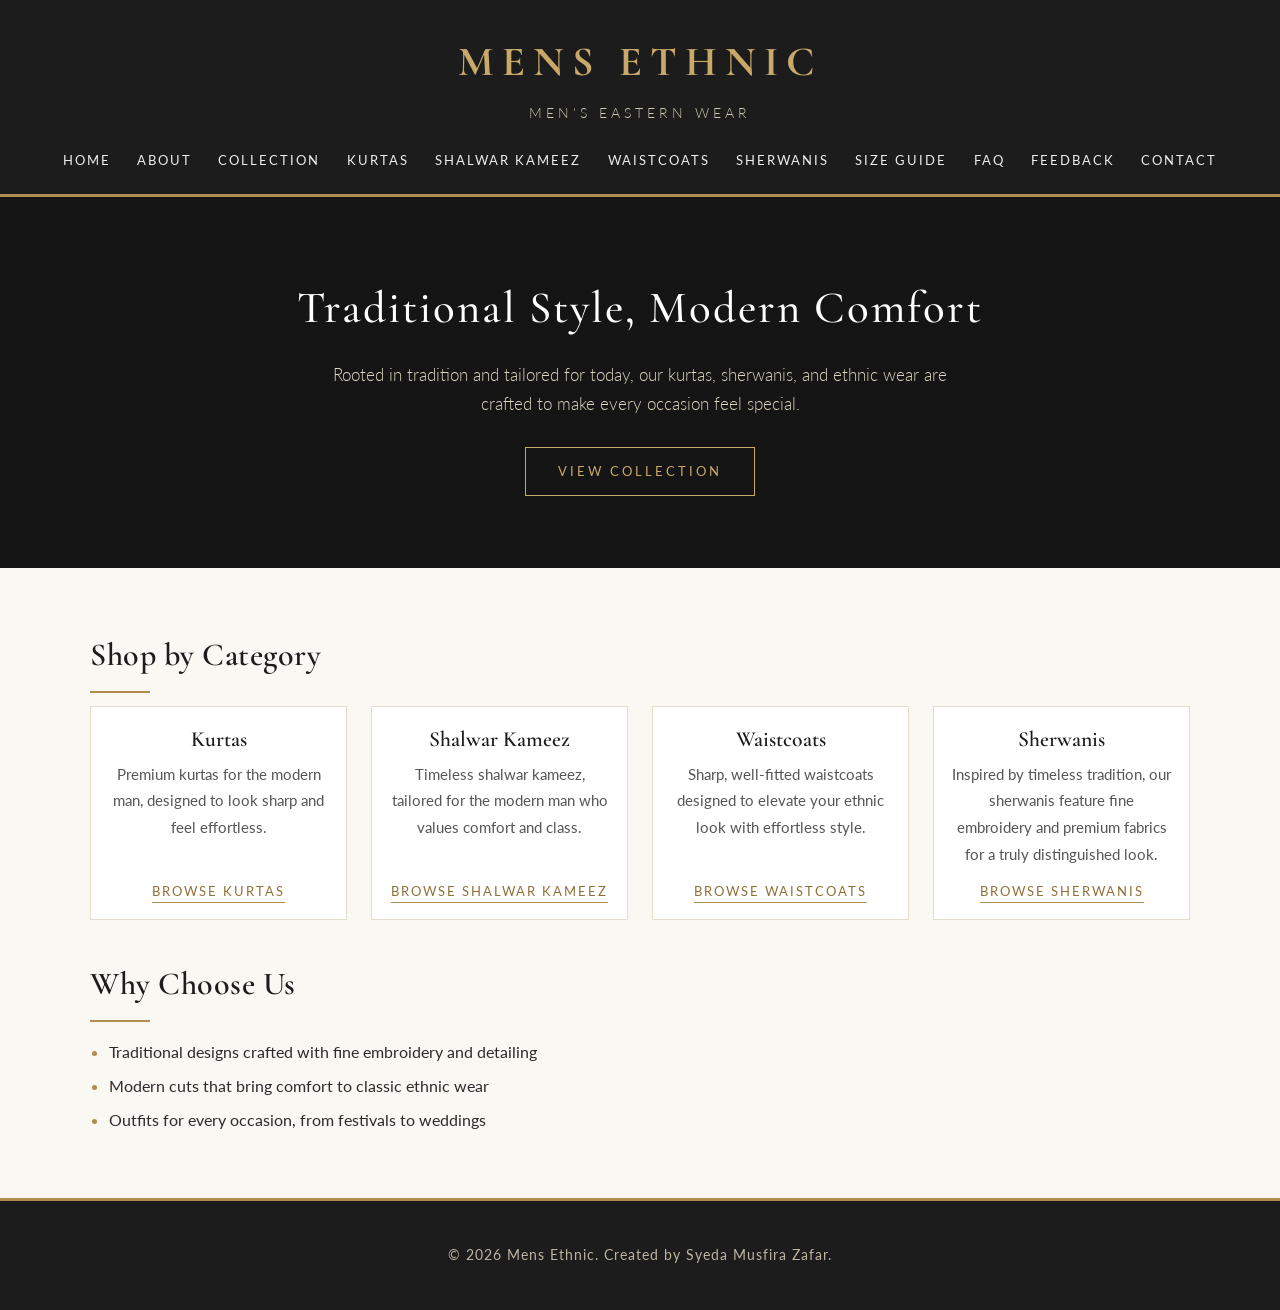
<file: index.html>
<!DOCTYPE html>
<html lang="en">
<head>
  <meta charset="UTF-8">
  <meta name="viewport" content="width=device-width, initial-scale=1">
  <title>Home | MENS ETHNIC</title>
  <link rel="stylesheet" href="css/style.css">
</head>
<body>

  <header>
    <h1>MENS ETHNIC</h1>
    <p class="tagline">Men's Eastern Wear</p>
    <nav>
      <a href="index.html">Home</a>
      <a href="about.html">About</a>
      <a href="collection.html">Collection</a>
      <a href="kurta.html">Kurtas</a>
      <a href="shalwarkameez.html">Shalwar Kameez</a>
      <a href="waistcoat.html">Waistcoats</a>
      <a href="sherwani.html">Sherwanis</a>
      <a href="sizeguide.html">Size Guide</a>
      <a href="faq.html">FAQ</a>
      <a href="feedback.html">FeedBack</a>
      <a href="contact.html">Contact</a>
    </nav>
  </header>

  <section class="hero">
    <h2>Traditional Style, Modern Comfort</h2>
    <p>Rooted in tradition and tailored for today, our kurtas, sherwanis, and ethnic wear are crafted to make every occasion feel special.</p>
    <a class="button" href="collection.html">View Collection</a>
  </section>

  <main>
    <h2>Shop by Category</h2>
    <div class="grid">
      <div class="card">
        <h3>Kurtas</h3>
        <p>Premium kurtas for the modern man, designed to look sharp and feel effortless.</p>
        <a href="kurta.html">Browse Kurtas</a>
      </div>
      <div class="card">
        <h3>Shalwar Kameez</h3>
        <p>Timeless shalwar kameez, tailored for the modern man who values comfort and class.</p>
        <a href="shalwar-kameez.html">Browse Shalwar Kameez</a>
      </div>
      <div class="card">
        <h3>Waistcoats</h3>
        <p>Sharp, well-fitted waistcoats designed to elevate your ethnic look with effortless style.</p>
        <a href="waistcoats.html">Browse Waistcoats</a>
      </div>
      <div class="card">
        <h3>Sherwanis</h3>
        <p>Inspired by timeless tradition, our sherwanis feature fine embroidery and premium fabrics for a truly distinguished look.</p>
        <a href="sherwani.html">Browse Sherwanis</a>
      </div>
    </div>

    <h2>Why Choose Us</h2>
<ul>
  <li>Traditional designs crafted with fine embroidery and detailing</li>
  <li>Modern cuts that bring comfort to classic ethnic wear</li>
  <li>Outfits for every occasion, from festivals to weddings</li>
</ul>
  </main>

  <footer>
    <p>&copy; 2026 Mens Ethnic. Created by Syeda Musfira Zafar.</p>
  </footer>

</body>
</html>
</file>
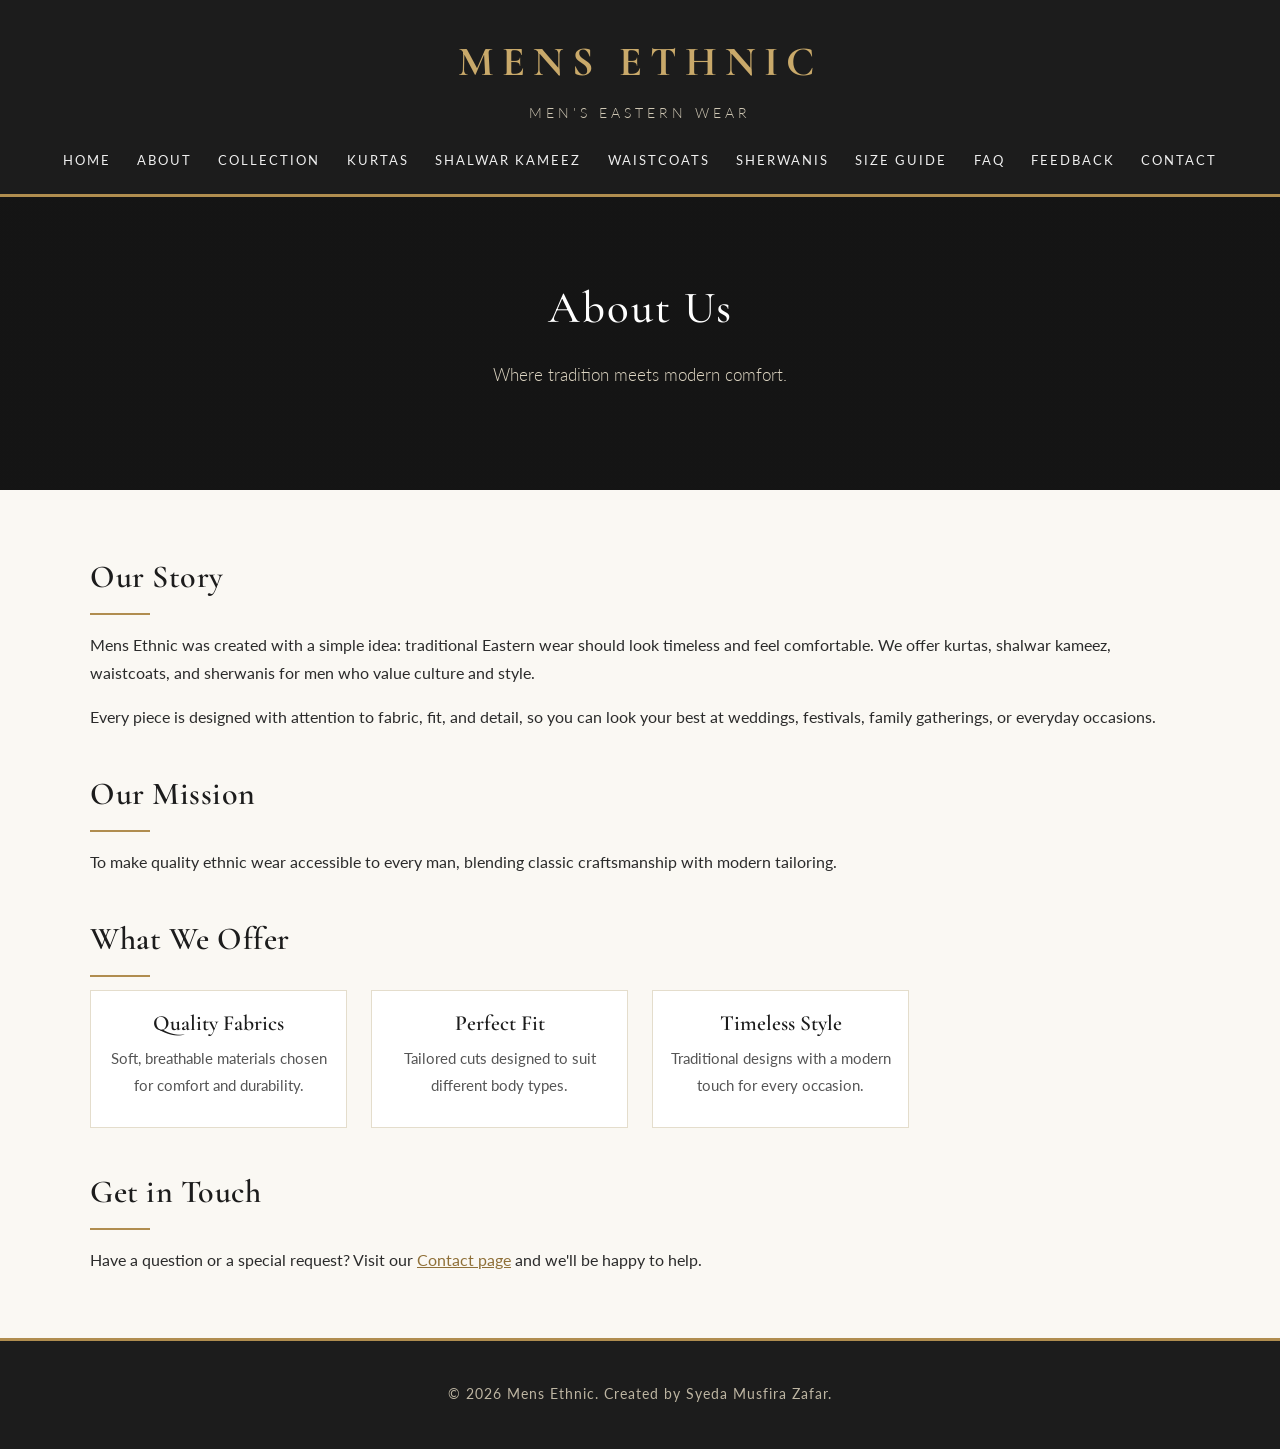
<file: about.html>
<!DOCTYPE html>
<html lang="en">
<head>
  <meta charset="UTF-8">
  <meta name="viewport" content="width=device-width, initial-scale=1">
  <title>About | MENS ETHNIC</title>
  <link rel="stylesheet" href="css/style.css">
</head>
<body>

  <header>
    <h1>MENS ETHNIC</h1>
    <p class="tagline">Men's Eastern Wear</p>
    <nav>
      <a href="index.html">Home</a>
      <a href="about.html">About</a>
      <a href="collection.html">Collection</a>
      <a href="kurta.html">Kurtas</a>
      <a href="shalwarkameez.html">Shalwar Kameez</a>
      <a href="waistcoat.html">Waistcoats</a>
      <a href="sherwani.html">Sherwanis</a>
      <a href="sizeguide.html">Size Guide</a>
      <a href="faq.html">FAQ</a>
      <a href="feedback.html">Feedback</a>
      <a href="contact.html">Contact</a>
    </nav>
  </header>

  <section class="hero">
    <h2>About Us</h2>
    <p>Where tradition meets modern comfort.</p>
  </section>

  <main>
    <h2>Our Story</h2>
    <p>Mens Ethnic was created with a simple idea: traditional Eastern wear should look timeless and feel comfortable. We offer kurtas, shalwar kameez, waistcoats, and sherwanis for men who value culture and style.</p>
    <p>Every piece is designed with attention to fabric, fit, and detail, so you can look your best at weddings, festivals, family gatherings, or everyday occasions.</p>

    <h2>Our Mission</h2>
    <p>To make quality ethnic wear accessible to every man, blending classic craftsmanship with modern tailoring.</p>

    <h2>What We Offer</h2>
    <div class="grid">
      <div class="card">
        <h3>Quality Fabrics</h3>
        <p>Soft, breathable materials chosen for comfort and durability.</p>
      </div>
      <div class="card">
        <h3>Perfect Fit</h3>
        <p>Tailored cuts designed to suit different body types.</p>
      </div>
      <div class="card">
        <h3>Timeless Style</h3>
        <p>Traditional designs with a modern touch for every occasion.</p>
      </div>
    </div>

    <h2>Get in Touch</h2>
    <p>Have a question or a special request? Visit our <a href="contact.html">Contact page</a> and we'll be happy to help.</p>
  </main>

  <footer>
    <p>&copy; 2026 Mens Ethnic. Created by Syeda Musfira Zafar.</p>
  </footer>

</body>
</html>
</file>
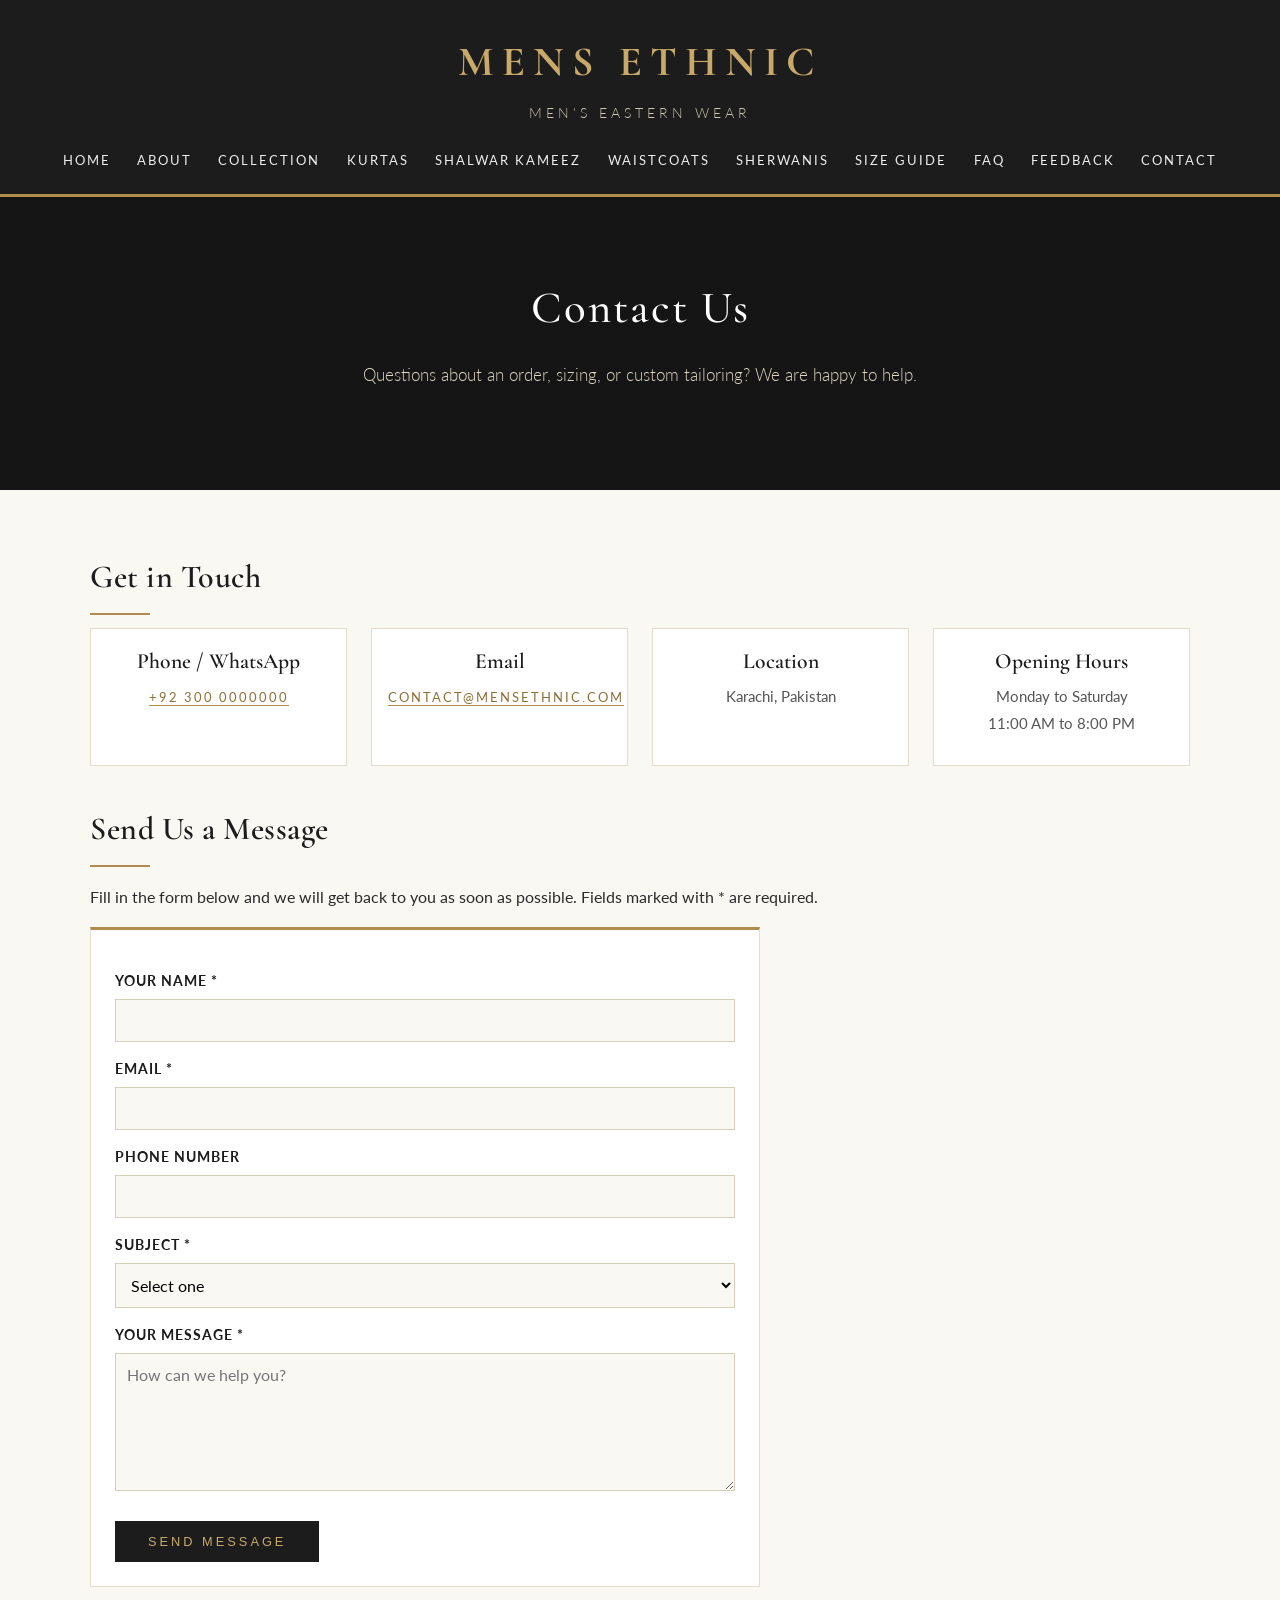
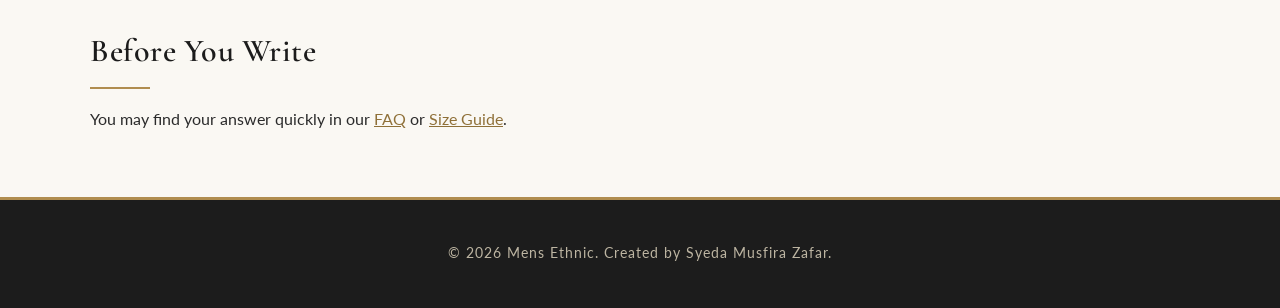
<file: contact.html>
<!DOCTYPE html>
<html lang="en">
<head>
  <meta charset="UTF-8">
  <meta name="viewport" content="width=device-width, initial-scale=1">
  <title>Contact | MENS ETHNIC</title>
  <link rel="stylesheet" href="css/style.css">
</head>
<body>

  <header>
    <h1>MENS ETHNIC</h1>
    <p class="tagline">Men's Eastern Wear</p>
    <nav>
      <a href="index.html">Home</a>
      <a href="about.html">About</a>
      <a href="collection.html">Collection</a>
      <a href="kurta.html">Kurtas</a>
      <a href="shalwarkameez.html">Shalwar Kameez</a>
      <a href="waistcoats.html">Waistcoats</a>
      <a href="sherwani.html">Sherwanis</a>
      <a href="sizeguide.html">Size Guide</a>
      <a href="faq.html">FAQ</a>
      <a href="feedback.html">Feedback</a>
      <a href="contact.html">Contact</a>
    </nav>
  </header>

  <section class="hero">
    <h2>Contact Us</h2>
    <p>Questions about an order, sizing, or custom tailoring? We are happy to help.</p>
  </section>

  <main>

    <h2>Get in Touch</h2>
    <div class="grid">

      <div class="card">
        <h3>Phone / WhatsApp</h3>
        <p><a href="tel:+923000000000">+92 300 0000000</a></p>
      </div>

      <div class="card">
        <h3>Email</h3>
        <p><a href="mailto:contact@mensethnic.com">contact@mensethnic.com</a></p>
      </div>

      <div class="card">
        <h3>Location</h3>
        <p>Karachi, Pakistan</p>
      </div>

      <div class="card">
        <h3>Opening Hours</h3>
        <p>Monday to Saturday<br>11:00 AM to 8:00 PM</p>
      </div>

    </div>

    <h2>Send Us a Message</h2>
    <p>Fill in the form below and we will get back to you as soon as possible. Fields marked with * are required.</p>

    <form class="contact-form" action="https://formspree.io/f/YOUR_FORM_ID" method="POST">

      <label for="name">Your Name *</label>
      <input type="text" id="name" name="name" required>

      <label for="email">Email *</label>
      <input type="email" id="email" name="email" required>

      <label for="phone">Phone Number</label>
      <input type="tel" id="phone" name="phone">

      <label for="subject">Subject *</label>
      <select id="subject" name="subject" required>
        <option value="">Select one</option>
        <option>Placing an order</option>
        <option>Sizing help</option>
        <option>Custom tailoring</option>
        <option>Delivery or order status</option>
        <option>Returns or exchanges</option>
        <option>Other</option>
      </select>

      <label for="message">Your Message *</label>
      <textarea id="message" name="message" rows="6" placeholder="How can we help you?" required></textarea>

      <button type="submit" class="button">Send Message</button>

    </form>

    <h2>Before You Write</h2>
    <p>You may find your answer quickly in our <a href="faq.html">FAQ</a> or <a href="sizeguide.html">Size Guide</a>.</p>

  </main>

  <footer>
    <p>&copy; 2026 Mens Ethnic. Created by Syeda Musfira Zafar.</p>
  </footer>

</body>
</html>
</file>
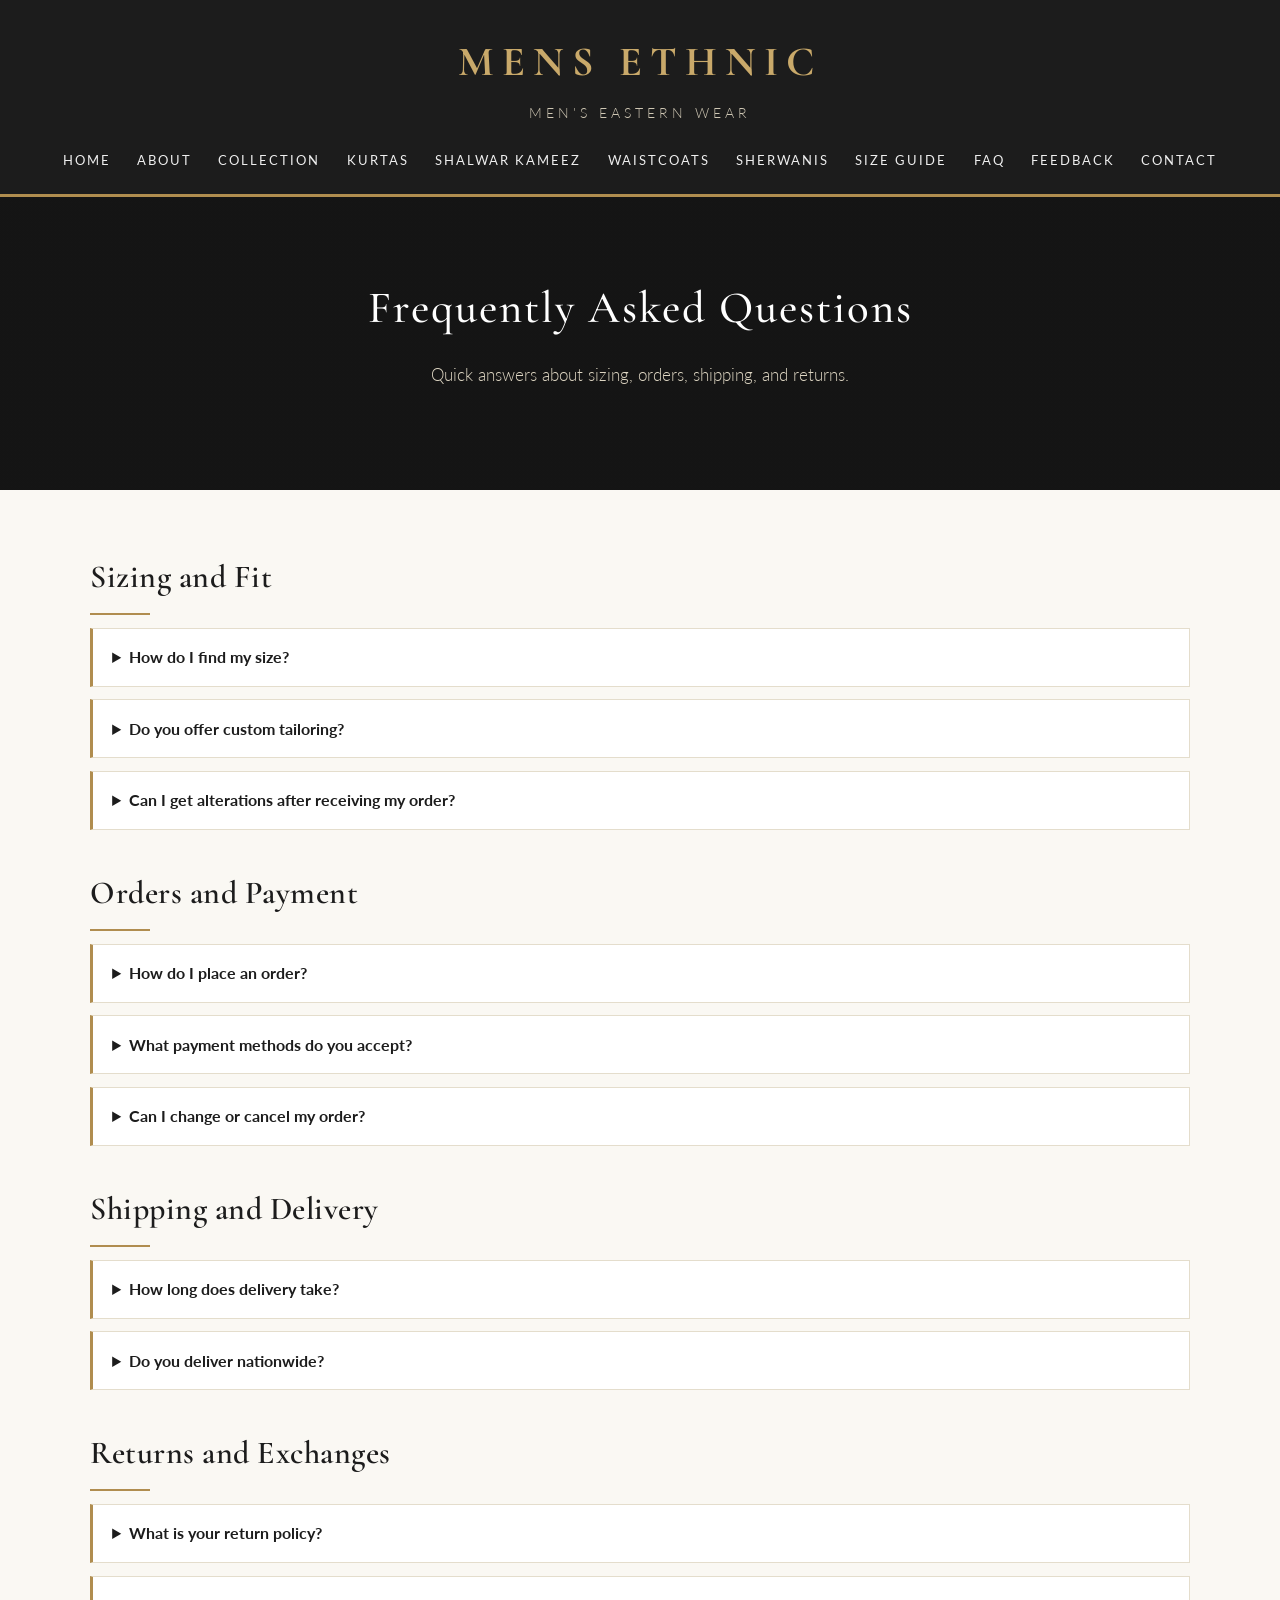
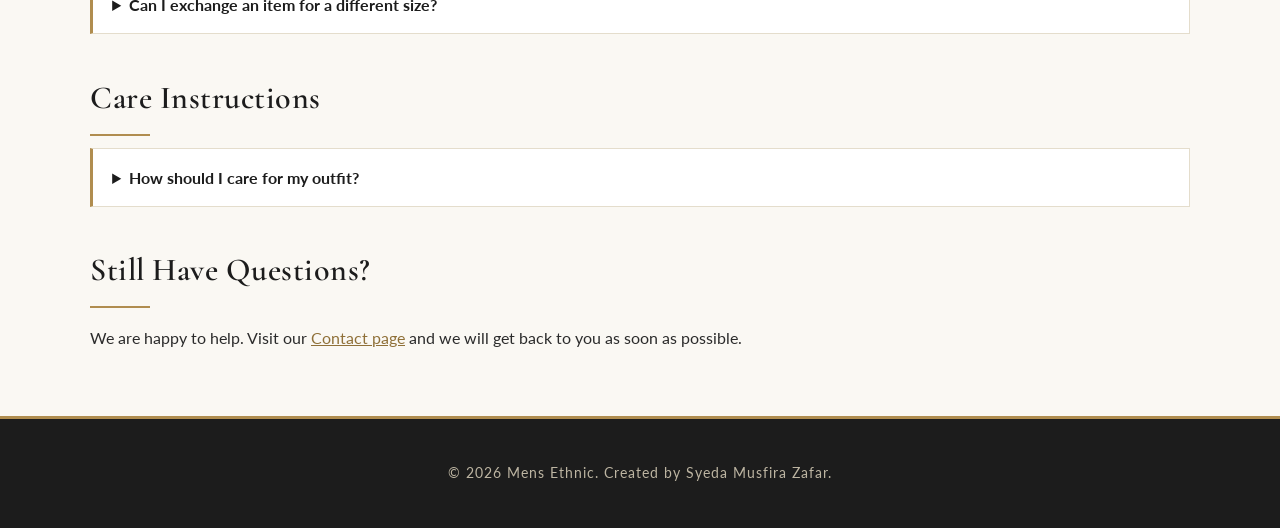
<file: faq.html>
<!DOCTYPE html>
<html lang="en">
<head>
  <meta charset="UTF-8">
  <meta name="viewport" content="width=device-width, initial-scale=1">
  <title>FAQ | MENS ETHNIC</title>
  <link rel="stylesheet" href="css/style.css">
</head>
<body>

  <header>
    <h1>MENS ETHNIC</h1>
    <p class="tagline">Men's Eastern Wear</p>
    <nav>
      <a href="index.html">Home</a>
      <a href="about.html">About</a>
      <a href="collection.html">Collection</a>
      <a href="kurta.html">Kurtas</a>
      <a href="shalwarkameez.html">Shalwar Kameez</a>
      <a href="waistcoats.html">Waistcoats</a>
      <a href="sherwani.html">Sherwanis</a>
      <a href="sizeguide.html">Size Guide</a>
      <a href="faq.html">FAQ</a>
      <a href="feedback.html">Feedback</a>
      <a href="contact.html">Contact</a>
    </nav>
  </header>

  <section class="hero">
    <h2>Frequently Asked Questions</h2>
    <p>Quick answers about sizing, orders, shipping, and returns.</p>
  </section>

  <main>

    <h2>Sizing and Fit</h2>

    <details class="faq-item">
      <summary>How do I find my size?</summary>
      <p>Check our <a href="sizeguide.html">Size Guide</a> and compare your chest, shoulder, and length measurements with the chart. If you are between two sizes, we recommend choosing the larger one.</p>
    </details>

    <details class="faq-item">
      <summary>Do you offer custom tailoring?</summary>
      <p>Yes, we can tailor selected items to your measurements. Please contact us with your details and we will let you know the price and delivery time.</p>
    </details>

    <details class="faq-item">
      <summary>Can I get alterations after receiving my order?</summary>
      <p>Minor alterations can be arranged through our team. Please contact us within 7 days of receiving your order.</p>
    </details>

    <h2>Orders and Payment</h2>

    <details class="faq-item">
      <summary>How do I place an order?</summary>
      <p>Browse our collection, choose your item and size, and contact us through the <a href="contact.html">Contact page</a> to confirm your order.</p>
    </details>

    <details class="faq-item">
      <summary>What payment methods do you accept?</summary>
      <p>We accept cash on delivery, bank transfer, and mobile wallet payments.</p>
    </details>

    <details class="faq-item">
      <summary>Can I change or cancel my order?</summary>
      <p>Orders can be changed or cancelled before they are dispatched. Contact us as soon as possible and we will help you.</p>
    </details>

    <h2>Shipping and Delivery</h2>

    <details class="faq-item">
      <summary>How long does delivery take?</summary>
      <p>Ready-to-wear items usually arrive within 3 to 7 working days. Custom-tailored items take longer, and we will confirm the timeline when you order.</p>
    </details>

    <details class="faq-item">
      <summary>Do you deliver nationwide?</summary>
      <p>Yes, we deliver across the country. Shipping charges depend on your city and order size.</p>
    </details>

    <h2>Returns and Exchanges</h2>

    <details class="faq-item">
      <summary>What is your return policy?</summary>
      <p>You can return unworn items in their original condition within 7 days of delivery. Custom-tailored items cannot be returned.</p>
    </details>

    <details class="faq-item">
      <summary>Can I exchange an item for a different size?</summary>
      <p>Yes, size exchanges are available within 7 days, subject to stock. Contact us to arrange it.</p>
    </details>

    <h2>Care Instructions</h2>

    <details class="faq-item">
      <summary>How should I care for my outfit?</summary>
      <p>Kurtas and shalwar kameez can usually be washed gently or dry cleaned, depending on the fabric. Embroidered sherwanis and waistcoats should be dry cleaned only. Always check the care label on your item.</p>
    </details>

    <h2>Still Have Questions?</h2>
    <p>We are happy to help. Visit our <a href="contact.html">Contact page</a> and we will get back to you as soon as possible.</p>

  </main>

  <footer>
    <p>&copy; 2026 Mens Ethnic. Created by Syeda Musfira Zafar.</p>
  </footer>

</body>
</html>
</file>
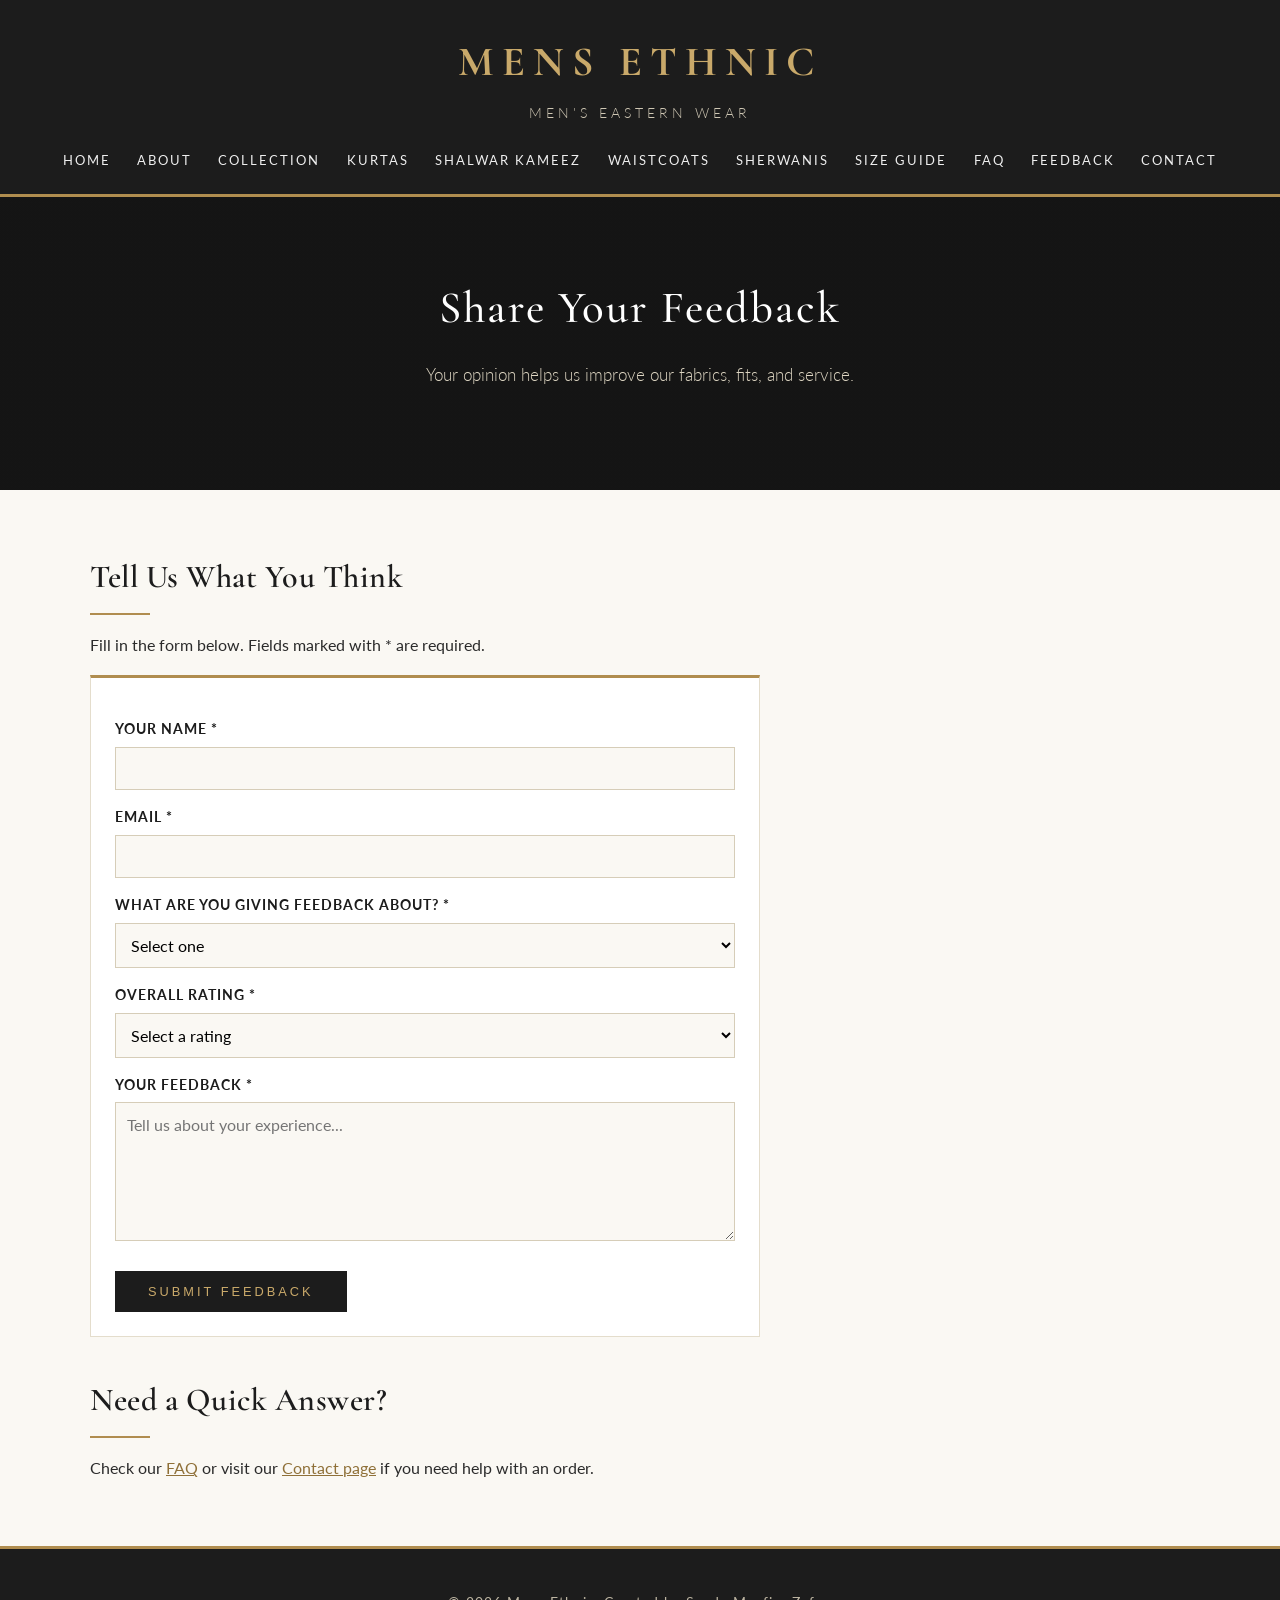
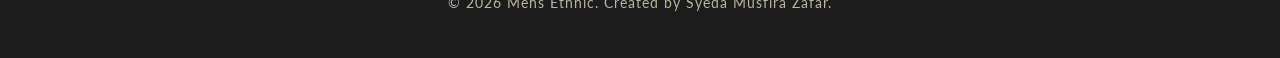
<file: feedback.html>
<!DOCTYPE html>
<html lang="en">
<head>
  <meta charset="UTF-8">
  <meta name="viewport" content="width=device-width, initial-scale=1">
  <title>Feedback | MENS ETHNIC</title>
  <link rel="stylesheet" href="css/style.css">
</head>
<body>

  <header>
    <h1>MENS ETHNIC</h1>
    <p class="tagline">Men's Eastern Wear</p>
    <nav>
      <a href="index.html">Home</a>
      <a href="about.html">About</a>
      <a href="collection.html">Collection</a>
      <a href="kurta.html">Kurtas</a>
      <a href="shalwarkameez.html">Shalwar Kameez</a>
      <a href="waistcoats.html">Waistcoats</a>
      <a href="sherwani.html">Sherwanis</a>
      <a href="sizeguide.html">Size Guide</a>
      <a href="faq.html">FAQ</a>
      <a href="feedback.html">Feedback</a>
      <a href="contact.html">Contact</a>
    </nav>
  </header>

  <section class="hero">
    <h2>Share Your Feedback</h2>
    <p>Your opinion helps us improve our fabrics, fits, and service.</p>
  </section>

  <main>
    <h2>Tell Us What You Think</h2>
    <p>Fill in the form below. Fields marked with * are required.</p>

    <form class="feedback-form" action="https://formspree.io/f/YOUR_FORM_ID" method="POST">

      <label for="name">Your Name *</label>
      <input type="text" id="name" name="name" required>

      <label for="email">Email *</label>
      <input type="email" id="email" name="email" required>

      <label for="category">What are you giving feedback about? *</label>
      <select id="category" name="category" required>
        <option value="">Select one</option>
        <option>Kurtas</option>
        <option>Shalwar Kameez</option>
        <option>Waistcoats</option>
        <option>Sherwanis</option>
        <option>Website</option>
        <option>Customer Service</option>
        <option>Other</option>
      </select>

      <label for="rating">Overall Rating *</label>
      <select id="rating" name="rating" required>
        <option value="">Select a rating</option>
        <option value="5">5 - Excellent</option>
        <option value="4">4 - Good</option>
        <option value="3">3 - Average</option>
        <option value="2">2 - Poor</option>
        <option value="1">1 - Very Poor</option>
      </select>

      <label for="message">Your Feedback *</label>
      <textarea id="message" name="message" rows="6" placeholder="Tell us about your experience..." required></textarea>

      <button type="submit" class="button">Submit Feedback</button>

    </form>

    <h2>Need a Quick Answer?</h2>
    <p>Check our <a href="faq.html">FAQ</a> or visit our <a href="contact.html">Contact page</a> if you need help with an order.</p>
  </main>

  <footer>
    <p>&copy; 2026 Mens Ethnic. Created by Syeda Musfira Zafar.</p>
  </footer>

</body>
</html>
</file>
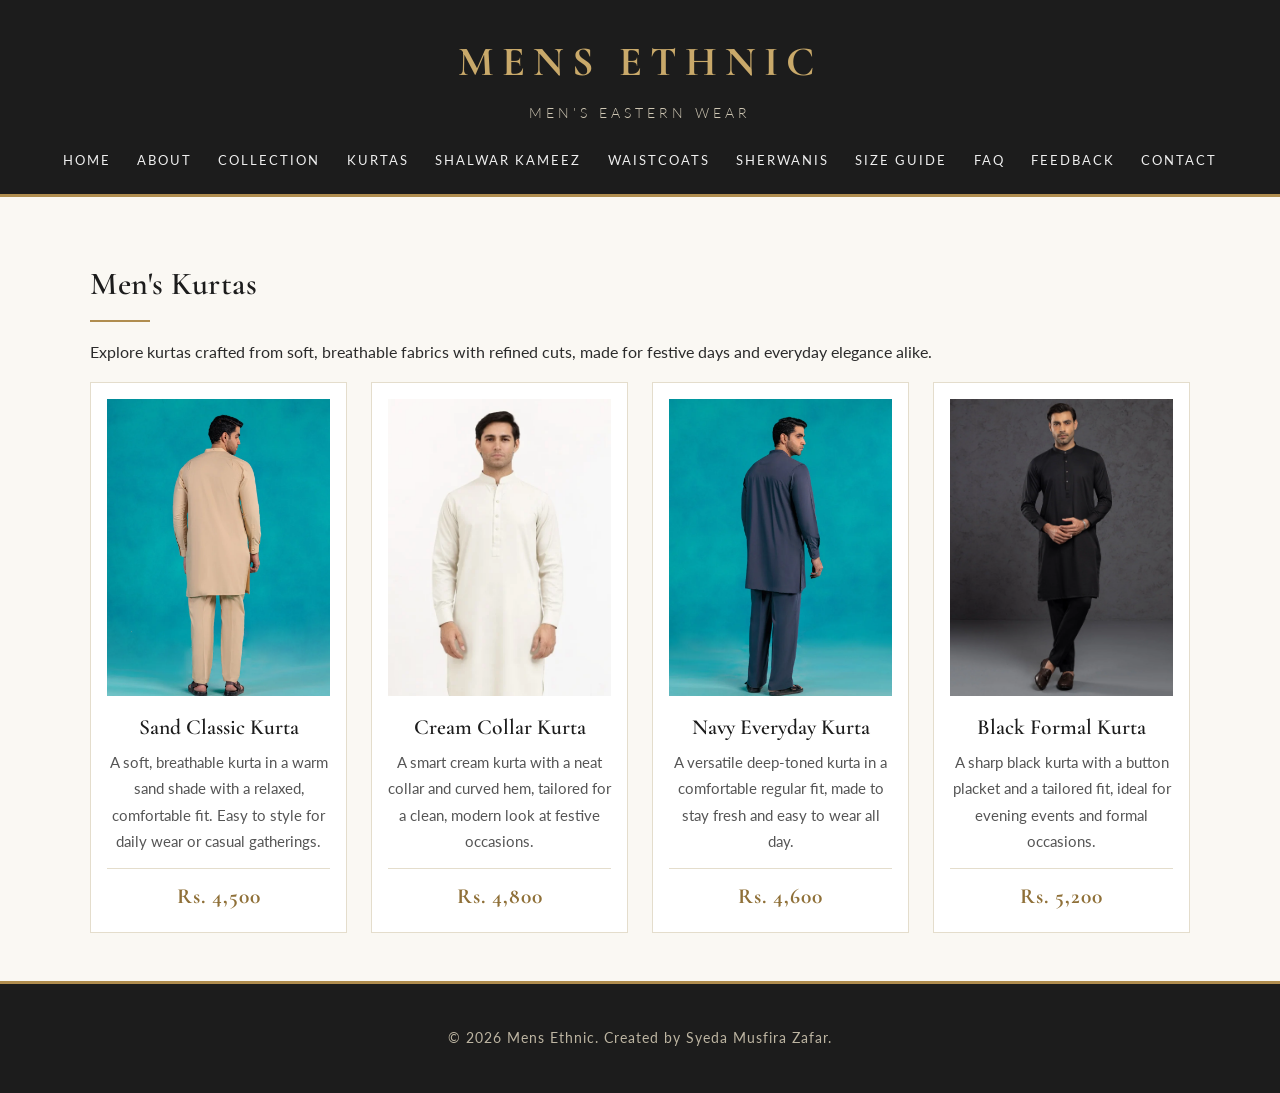
<file: kurta.html>
<!DOCTYPE html>
<html lang="en">
<head>
  <meta charset="UTF-8">
  <meta name="viewport" content="width=device-width, initial-scale=1">
  <title>Kurtas | MENS ETHNIC</title>
  <link rel="stylesheet" href="css/style.css">
</head>
<body>

  <header>
    <h1>MENS ETHNIC</h1>
    <p class="tagline">Men's Eastern Wear</p>
    <nav>
      <a href="index.html">Home</a>
      <a href="about.html">About</a>
      <a href="collection.html">Collection</a>
      <a href="kurta.html">Kurtas</a>
      <a href="shalwarkameez.html">Shalwar Kameez</a>
      <a href="waistcoat.html">Waistcoats</a>
      <a href="sherwani.html">Sherwanis</a>
      <a href="sizeguide.html">Size Guide</a>
      <a href="faq.html">FAQ</a>
      <a href="feedback.html">Feedback</a>
      <a href="contact.html">Contact</a>
    </nav>
  </header>

  <main>
    <h2>Men's Kurtas</h2>
    <p>Explore kurtas crafted from soft, breathable fabrics with refined cuts, made for festive days and everyday elegance alike.</p>

    <div class="grid">

      <div class="card">
        <img src="beige kurta.webp" alt="Men's sand beige kurta, back view">
        <h3>Sand Classic Kurta</h3>
        <p>A soft, breathable kurta in a warm sand shade with a relaxed, comfortable fit. Easy to style for daily wear or casual gatherings.</p>
        <p class="price">Rs. 4,500</p>
      </div>

      <div class="card">
        <img src="off white kurta.webp" alt="Men's cream kurta with collar and curved hem">
        <h3>Cream Collar Kurta</h3>
        <p>A smart cream kurta with a neat collar and curved hem, tailored for a clean, modern look at festive occasions.</p>
        <p class="price">Rs. 4,800</p>
      </div>

      <div class="card">
        <img src="dark grey kurta.webp" alt="Men's navy blue kurta, side view">
        <h3>Navy Everyday Kurta</h3>
        <p>A versatile deep-toned kurta in a comfortable regular fit, made to stay fresh and easy to wear all day.</p>
        <p class="price">Rs. 4,600</p>
      </div>

      <div class="card">
        <img src="black kurta.webp" alt="Men's black kurta with button placket">
        <h3>Black Formal Kurta</h3>
        <p>A sharp black kurta with a button placket and a tailored fit, ideal for evening events and formal occasions.</p>
        <p class="price">Rs. 5,200</p>
      </div>

    </div>
  </main>

  <footer>
    <p>&copy; 2026 Mens Ethnic. Created by Syeda Musfira Zafar.</p>
  </footer>

</body>
</html>
</file>
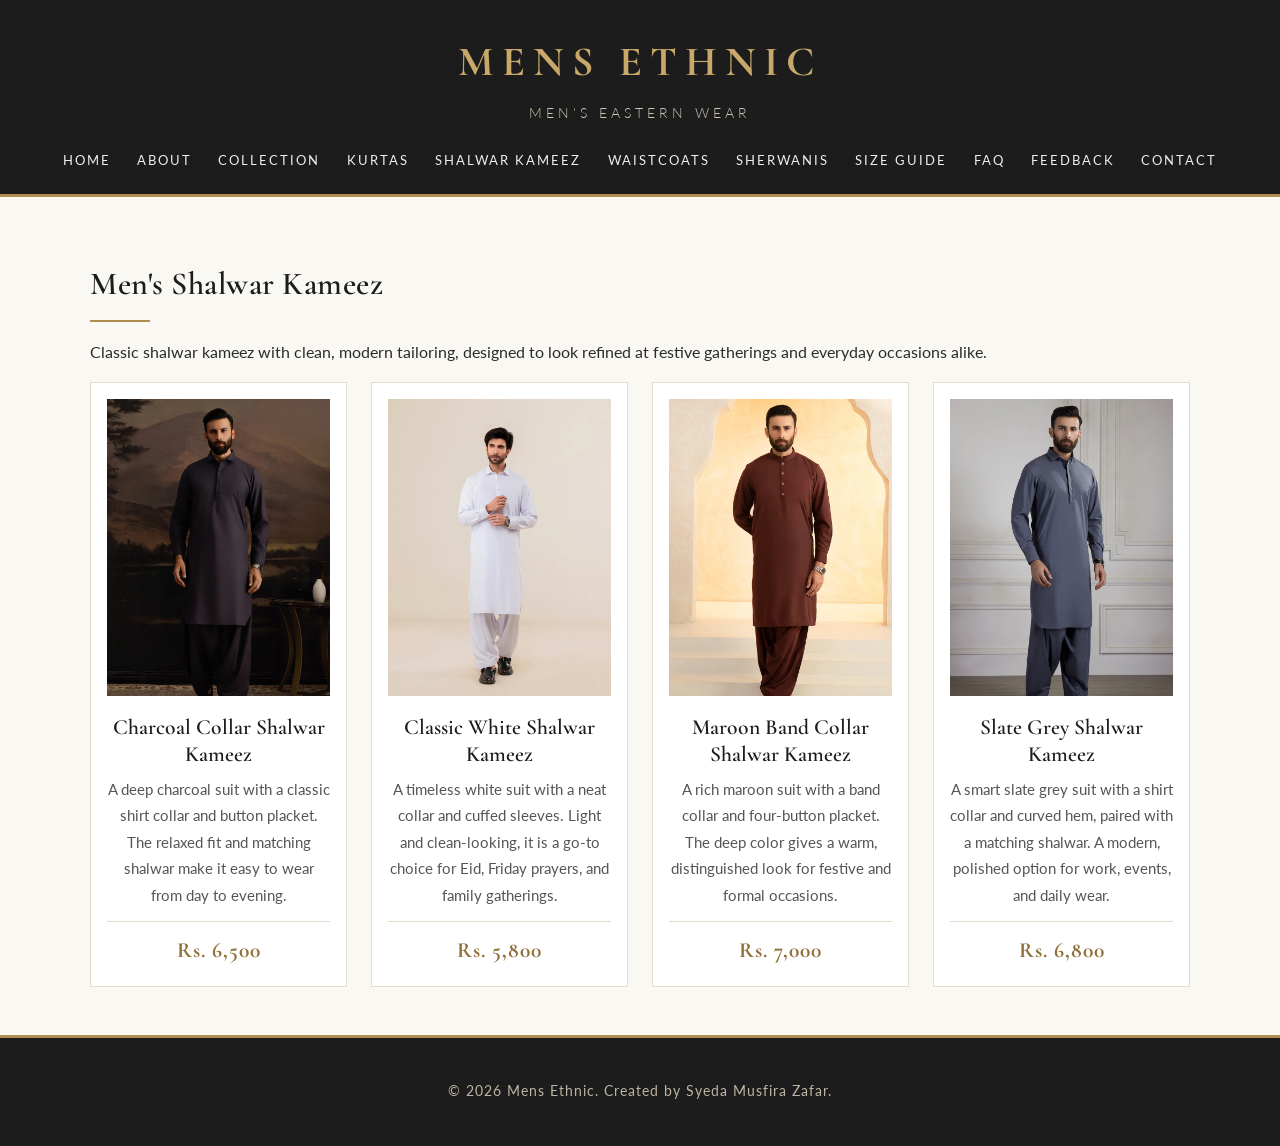
<file: shalwarkameez.html>
<!DOCTYPE html>
<html lang="en">
<head>
  <meta charset="UTF-8">
  <meta name="viewport" content="width=device-width, initial-scale=1">
  <title>Shalwar Kameez | MENS ETHNIC</title>
  <link rel="stylesheet" href="css/style.css">
</head>
<body>

  <header>
    <h1>MENS ETHNIC</h1>
    <p class="tagline">Men's Eastern Wear</p>
    <nav>
      <a href="index.html">Home</a>
      <a href="about.html">About</a>
      <a href="collection.html">Collection</a>
      <a href="kurta.html">Kurtas</a>
      <a href="shalwarkameez.html">Shalwar Kameez</a>
      <a href="waistcoat.html">Waistcoats</a>
      <a href="sherwani.html">Sherwanis</a>
      <a href="sizeguide.html">Size Guide</a>
      <a href="faq.html">FAQ</a>
      <a href="feedback.html">Feedback</a>
      <a href="contact.html">Contact</a>
    </nav>
  </header>

  <main>
    <h2>Men's Shalwar Kameez</h2>
    <p>Classic shalwar kameez with clean, modern tailoring, designed to look refined at festive gatherings and everyday occasions alike.</p>

    <div class="grid">

      <div class="card">
        <img src="black shalwar kameez.webp" alt="Men's dark charcoal shalwar kameez with collar and button placket">
        <h3>Charcoal Collar Shalwar Kameez</h3>
        <p>A deep charcoal suit with a classic shirt collar and button placket. The relaxed fit and matching shalwar make it easy to wear from day to evening.</p>
        <p class="price">Rs. 6,500</p>
      </div>

      <div class="card">
        <img src="blended white shalwar kameez.webp" alt="Men's white shalwar kameez with collar and cuffed sleeves">
        <h3>Classic White Shalwar Kameez</h3>
        <p>A timeless white suit with a neat collar and cuffed sleeves. Light and clean-looking, it is a go-to choice for Eid, Friday prayers, and family gatherings.</p>
        <p class="price">Rs. 5,800</p>
      </div>

      <div class="card">
        <img src="maroon shalwar kameez.webp" alt="Men's maroon shalwar kameez with band collar and four buttons">
        <h3>Maroon Band Collar Shalwar Kameez</h3>
        <p>A rich maroon suit with a band collar and four-button placket. The deep color gives a warm, distinguished look for festive and formal occasions.</p>
        <p class="price">Rs. 7,000</p>
      </div>

      <div class="card">
        <img src="marvel shalwar kameez.webp" alt="Men's slate grey shalwar kameez with collar and curved hem">
        <h3>Slate Grey Shalwar Kameez</h3>
        <p>A smart slate grey suit with a shirt collar and curved hem, paired with a matching shalwar. A modern, polished option for work, events, and daily wear.</p>
        <p class="price">Rs. 6,800</p>
      </div>

    </div>
  </main>

  <footer>
    <p>&copy; 2026 Mens Ethnic. Created by Syeda Musfira Zafar.</p>
  </footer>

</body>
</html>
</file>
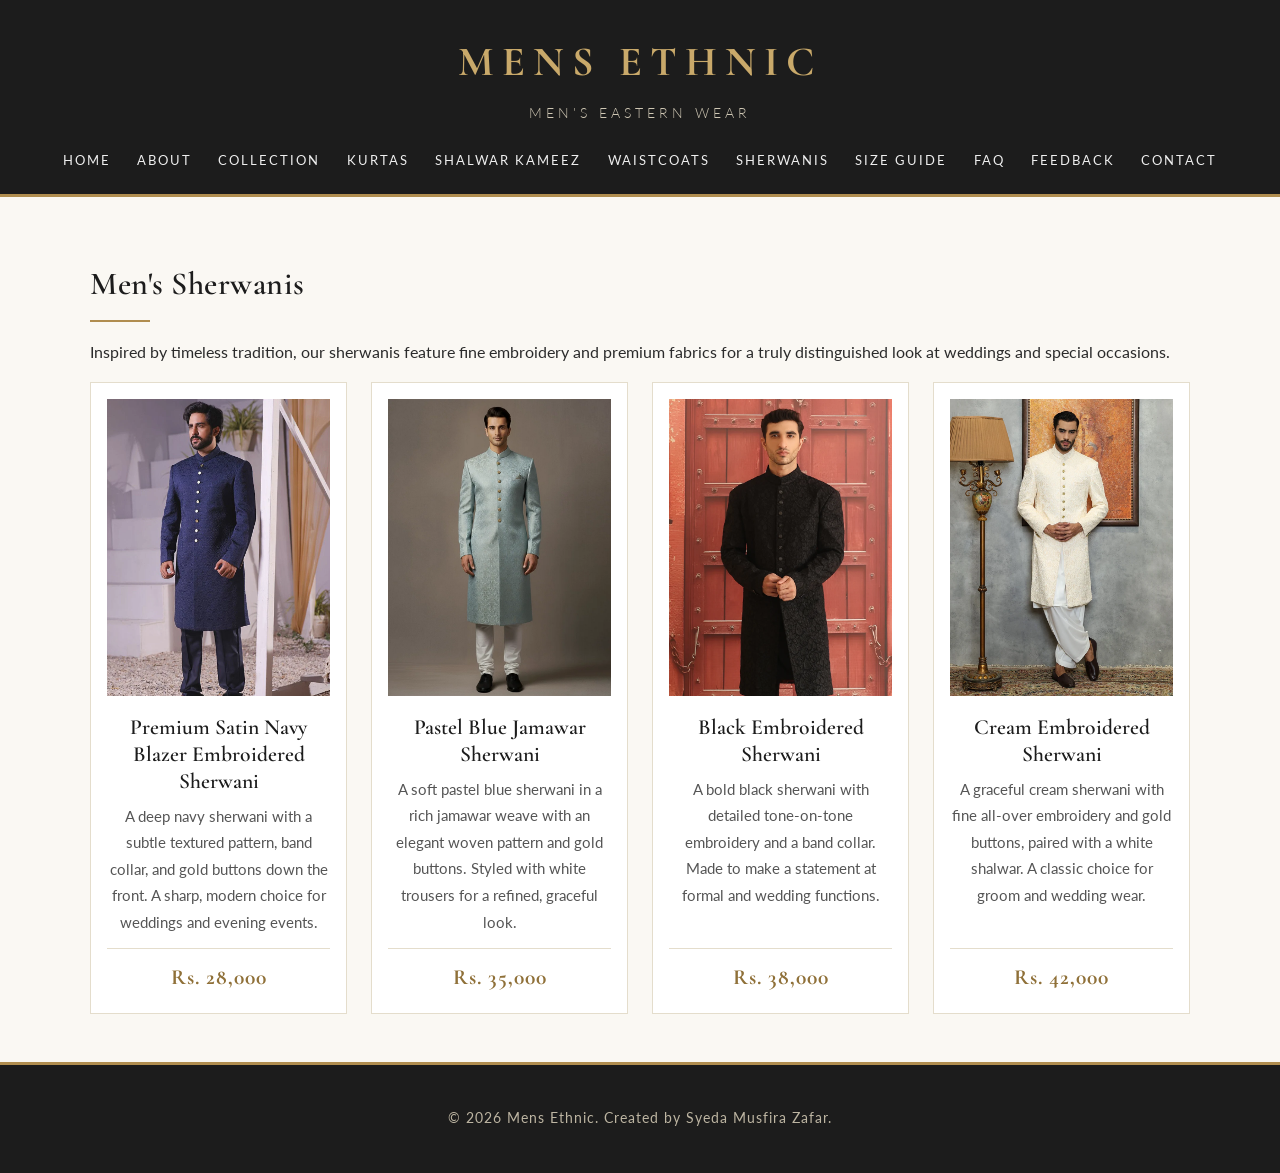
<file: sherwani.html>
<!DOCTYPE html>
<html lang="en">
<head>
  <meta charset="UTF-8">
  <meta name="viewport" content="width=device-width, initial-scale=1">
  <title>Sherwanis | MENS ETHNIC</title>
  <link rel="stylesheet" href="css/style.css">
</head>
<body>

  <header>
    <h1>MENS ETHNIC</h1>
    <p class="tagline">Men's Eastern Wear</p>
    <nav>
      <a href="index.html">Home</a>
      <a href="about.html">About</a>
      <a href="collection.html">Collection</a>
      <a href="kurta.html">Kurtas</a>
      <a href="shalwarkameez.html">Shalwar Kameez</a>
      <a href="waistcoats.html">Waistcoats</a>
      <a href="sherwani.html">Sherwanis</a>
      <a href="sizeguide.html">Size Guide</a>
      <a href="faq.html">FAQ</a>
      <a href="feedback.html">Feedback</a>
      <a href="contact.html">Contact</a>
    </nav>
  </header>

  <main>
    <h2>Men's Sherwanis</h2>
    <p>Inspired by timeless tradition, our sherwanis feature fine embroidery and premium fabrics for a truly distinguished look at weddings and special occasions.</p>

    <div class="grid">

      <div class="card">
        <img src="Navy_Blazer sherwani.webp" alt="Men's navy blue sherwani with textured pattern and gold buttons">
        <h3>Premium Satin Navy Blazer Embroidered Sherwani</h3>
        <p>A deep navy sherwani with a subtle textured pattern, band collar, and gold buttons down the front. A sharp, modern choice for weddings and evening events.</p>
        <p class="price">Rs. 28,000</p>
      </div>

      <div class="card">
        <img src="PremiumAtlasJamawarPastelBlueSherwani_2.webp" alt="Men's pastel blue jamawar sherwani with gold buttons and white trousers">
        <h3>Pastel Blue Jamawar Sherwani</h3>
        <p>A soft pastel blue sherwani in a rich jamawar weave with an elegant woven pattern and gold buttons. Styled with white trousers for a refined, graceful look.</p>
        <p class="price">Rs. 35,000</p>
      </div>

      <div class="card">
        <img src="PremiumGeorgetteTapShoeEmbroideredSherwani.webp" alt="Men's black embroidered sherwani with band collar">
        <h3>Black Embroidered Sherwani</h3>
        <p>A bold black sherwani with detailed tone-on-tone embroidery and a band collar. Made to make a statement at formal and wedding functions.</p>
        <p class="price">Rs. 38,000</p>
      </div>

      <div class="card">
        <img src="PremiumSatinSilkPristineEmbroideredSherwani_1.webp" alt="Men's cream embroidered sherwani with gold buttons and white shalwar">
        <h3>Cream Embroidered Sherwani</h3>
        <p>A graceful cream sherwani with fine all-over embroidery and gold buttons, paired with a white shalwar. A classic choice for groom and wedding wear.</p>
        <p class="price">Rs. 42,000</p>
      </div>

    </div>
  </main>

  <footer>
    <p>&copy; 2026 Mens Ethnic. Created by Syeda Musfira Zafar.</p>
  </footer>  

</body>
</html>
</file>
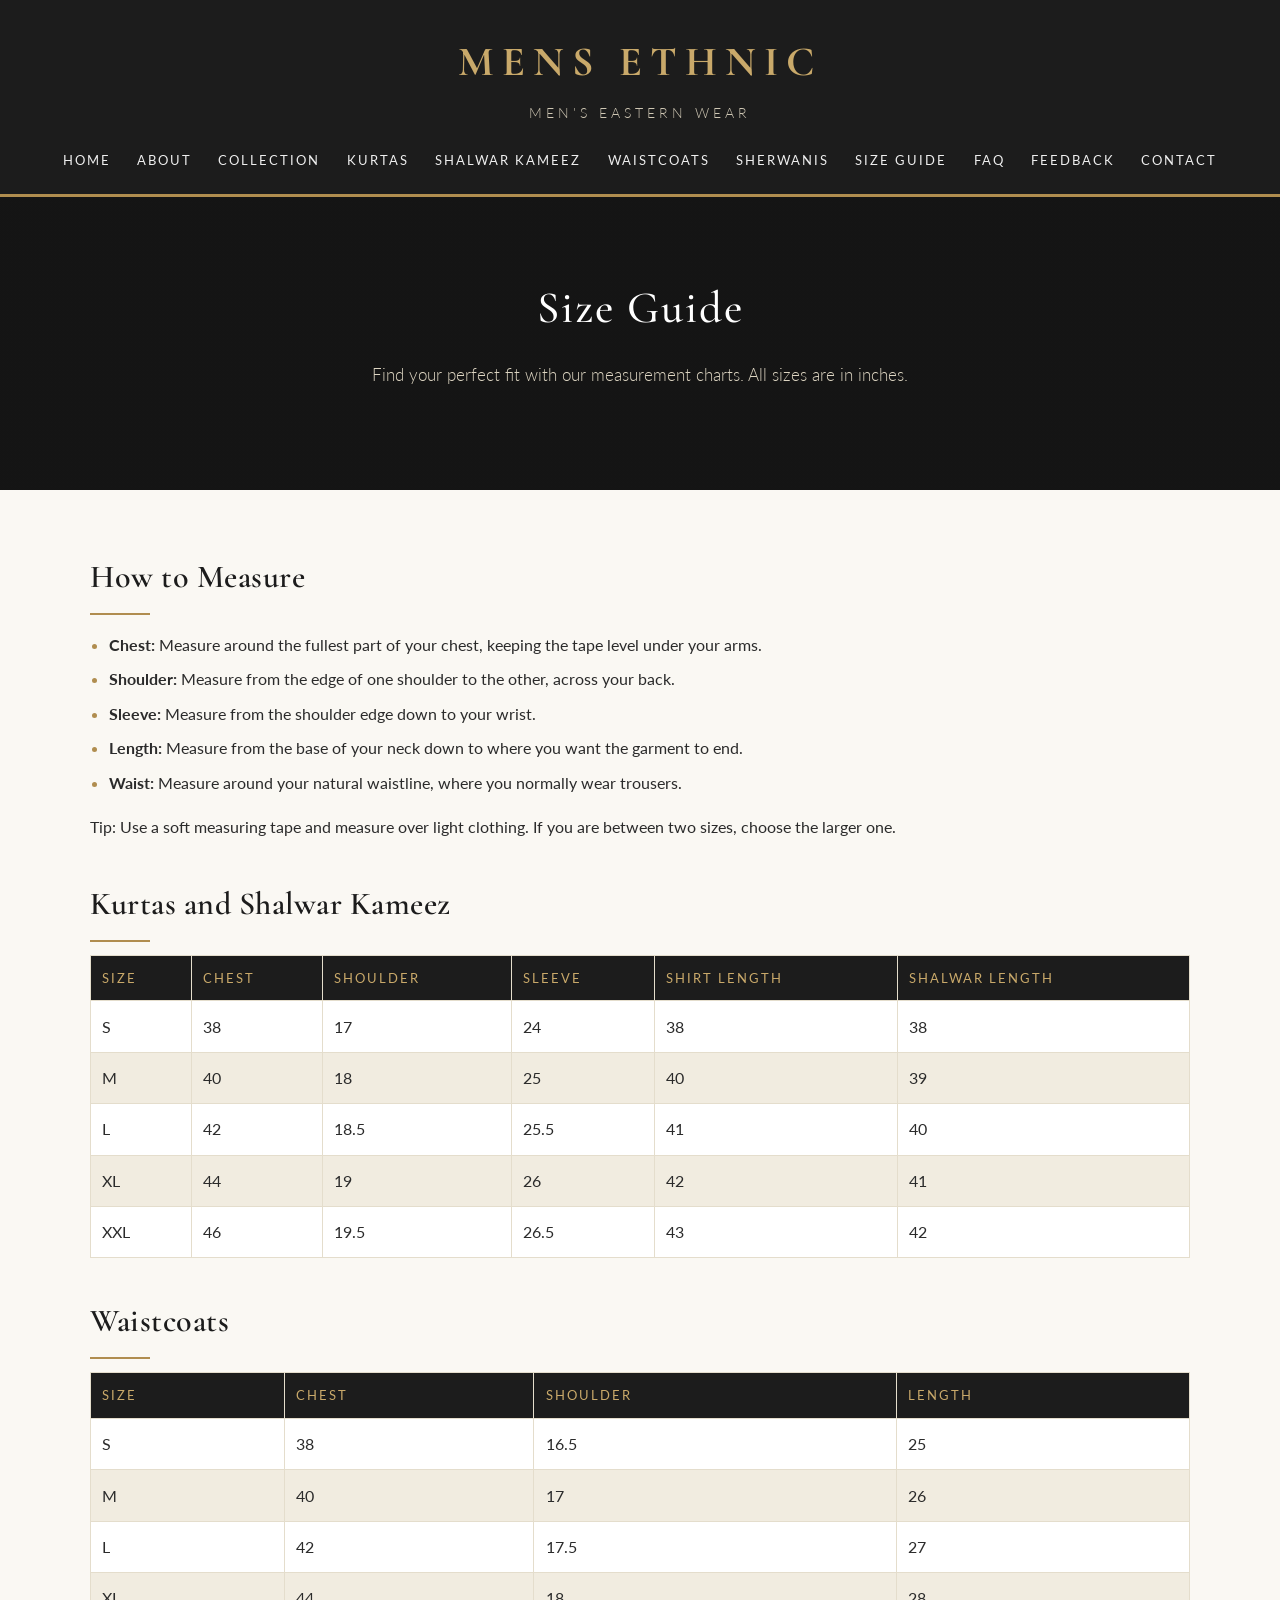
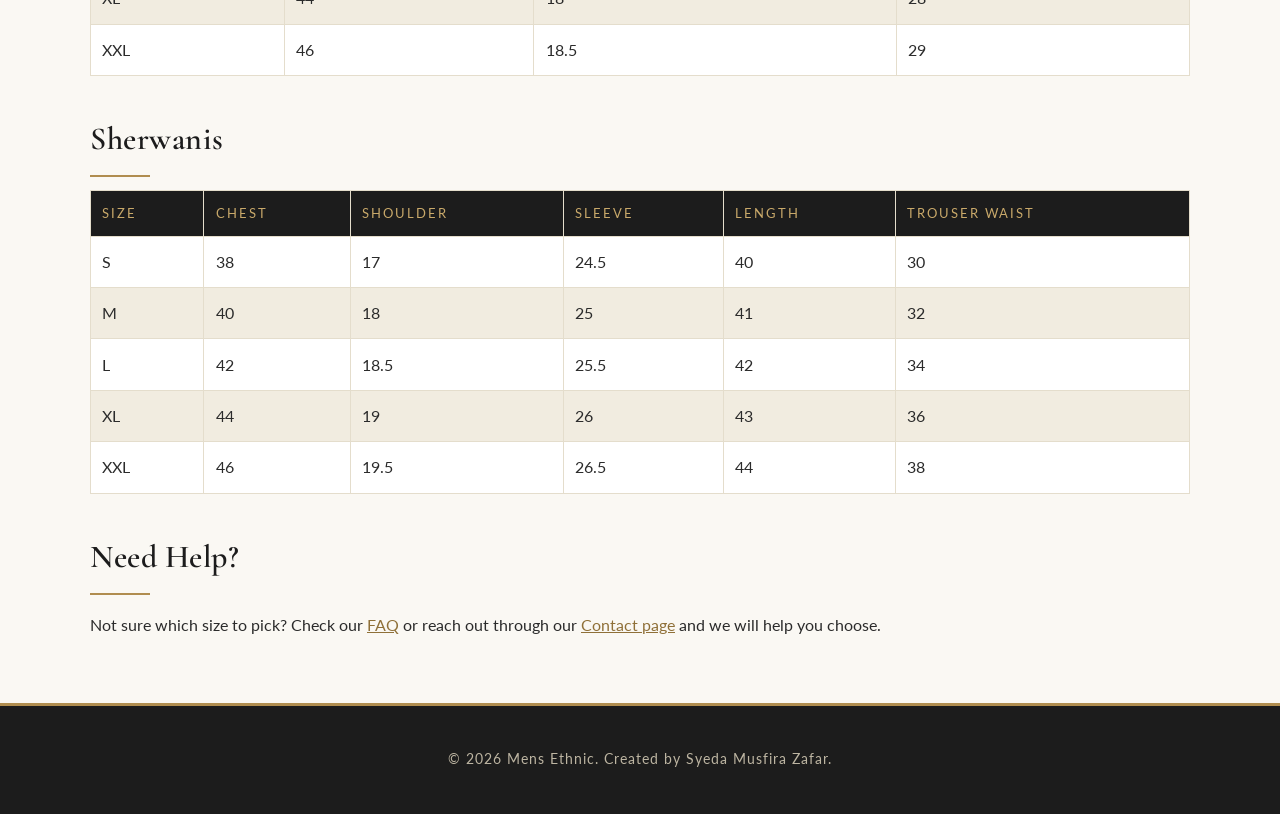
<file: sizeguide.html>
<!DOCTYPE html>
<html lang="en">
<head>
  <meta charset="UTF-8">
  <meta name="viewport" content="width=device-width, initial-scale=1">
  <title>Size Guide | MENS ETHNIC</title>
  <link rel="stylesheet" href="css/style.css">
</head>
<body>

  <header>
    <h1>MENS ETHNIC</h1>
    <p class="tagline">Men's Eastern Wear</p>
    <nav>
      <a href="index.html">Home</a>
      <a href="about.html">About</a>
      <a href="collection.html">Collection</a>
      <a href="kurta.html">Kurtas</a>
      <a href="shalwarkameez.html">Shalwar Kameez</a>
      <a href="waistcoats.html">Waistcoats</a>
      <a href="sherwani.html">Sherwanis</a>
      <a href="sizeguide.html">Size Guide</a>
      <a href="faq.html">FAQ</a>
      <a href="feedback.html">Feedback</a>
      <a href="contact.html">Contact</a>
    </nav>
  </header>

  <section class="hero">
    <h2>Size Guide</h2>
    <p>Find your perfect fit with our measurement charts. All sizes are in inches.</p>
  </section>

  <main>

    <h2>How to Measure</h2>
    <ul>
      <li><strong>Chest:</strong> Measure around the fullest part of your chest, keeping the tape level under your arms.</li>
      <li><strong>Shoulder:</strong> Measure from the edge of one shoulder to the other, across your back.</li>
      <li><strong>Sleeve:</strong> Measure from the shoulder edge down to your wrist.</li>
      <li><strong>Length:</strong> Measure from the base of your neck down to where you want the garment to end.</li>
      <li><strong>Waist:</strong> Measure around your natural waistline, where you normally wear trousers.</li>
    </ul>
    <p>Tip: Use a soft measuring tape and measure over light clothing. If you are between two sizes, choose the larger one.</p>

    <h2>Kurtas and Shalwar Kameez</h2>
    <div class="table-wrap">
      <table>
        <thead>
          <tr>
            <th>Size</th>
            <th>Chest</th>
            <th>Shoulder</th>
            <th>Sleeve</th>
            <th>Shirt Length</th>
            <th>Shalwar Length</th>
          </tr>
        </thead>
        <tbody>
          <tr><td>S</td><td>38</td><td>17</td><td>24</td><td>38</td><td>38</td></tr>
          <tr><td>M</td><td>40</td><td>18</td><td>25</td><td>40</td><td>39</td></tr>
          <tr><td>L</td><td>42</td><td>18.5</td><td>25.5</td><td>41</td><td>40</td></tr>
          <tr><td>XL</td><td>44</td><td>19</td><td>26</td><td>42</td><td>41</td></tr>
          <tr><td>XXL</td><td>46</td><td>19.5</td><td>26.5</td><td>43</td><td>42</td></tr>
        </tbody>
      </table>
    </div>

    <h2>Waistcoats</h2>
    <div class="table-wrap">
      <table>
        <thead>
          <tr>
            <th>Size</th>
            <th>Chest</th>
            <th>Shoulder</th>
            <th>Length</th>
          </tr>
        </thead>
        <tbody>
          <tr><td>S</td><td>38</td><td>16.5</td><td>25</td></tr>
          <tr><td>M</td><td>40</td><td>17</td><td>26</td></tr>
          <tr><td>L</td><td>42</td><td>17.5</td><td>27</td></tr>
          <tr><td>XL</td><td>44</td><td>18</td><td>28</td></tr>
          <tr><td>XXL</td><td>46</td><td>18.5</td><td>29</td></tr>
        </tbody>
      </table>
    </div>

    <h2>Sherwanis</h2>
    <div class="table-wrap">
      <table>
        <thead>
          <tr>
            <th>Size</th>
            <th>Chest</th>
            <th>Shoulder</th>
            <th>Sleeve</th>
            <th>Length</th>
            <th>Trouser Waist</th>
          </tr>
        </thead>
        <tbody>
          <tr><td>S</td><td>38</td><td>17</td><td>24.5</td><td>40</td><td>30</td></tr>
          <tr><td>M</td><td>40</td><td>18</td><td>25</td><td>41</td><td>32</td></tr>
          <tr><td>L</td><td>42</td><td>18.5</td><td>25.5</td><td>42</td><td>34</td></tr>
          <tr><td>XL</td><td>44</td><td>19</td><td>26</td><td>43</td><td>36</td></tr>
          <tr><td>XXL</td><td>46</td><td>19.5</td><td>26.5</td><td>44</td><td>38</td></tr>
        </tbody>
      </table>
    </div>

    <h2>Need Help?</h2>
    <p>Not sure which size to pick? Check our <a href="faq.html">FAQ</a> or reach out through our <a href="contact.html">Contact page</a> and we will help you choose.</p>

  </main>

  <footer>
    <p>&copy; 2026 Mens Ethnic. Created by Syeda Musfira Zafar.</p>
  </footer>

</body>
</html>
</file>
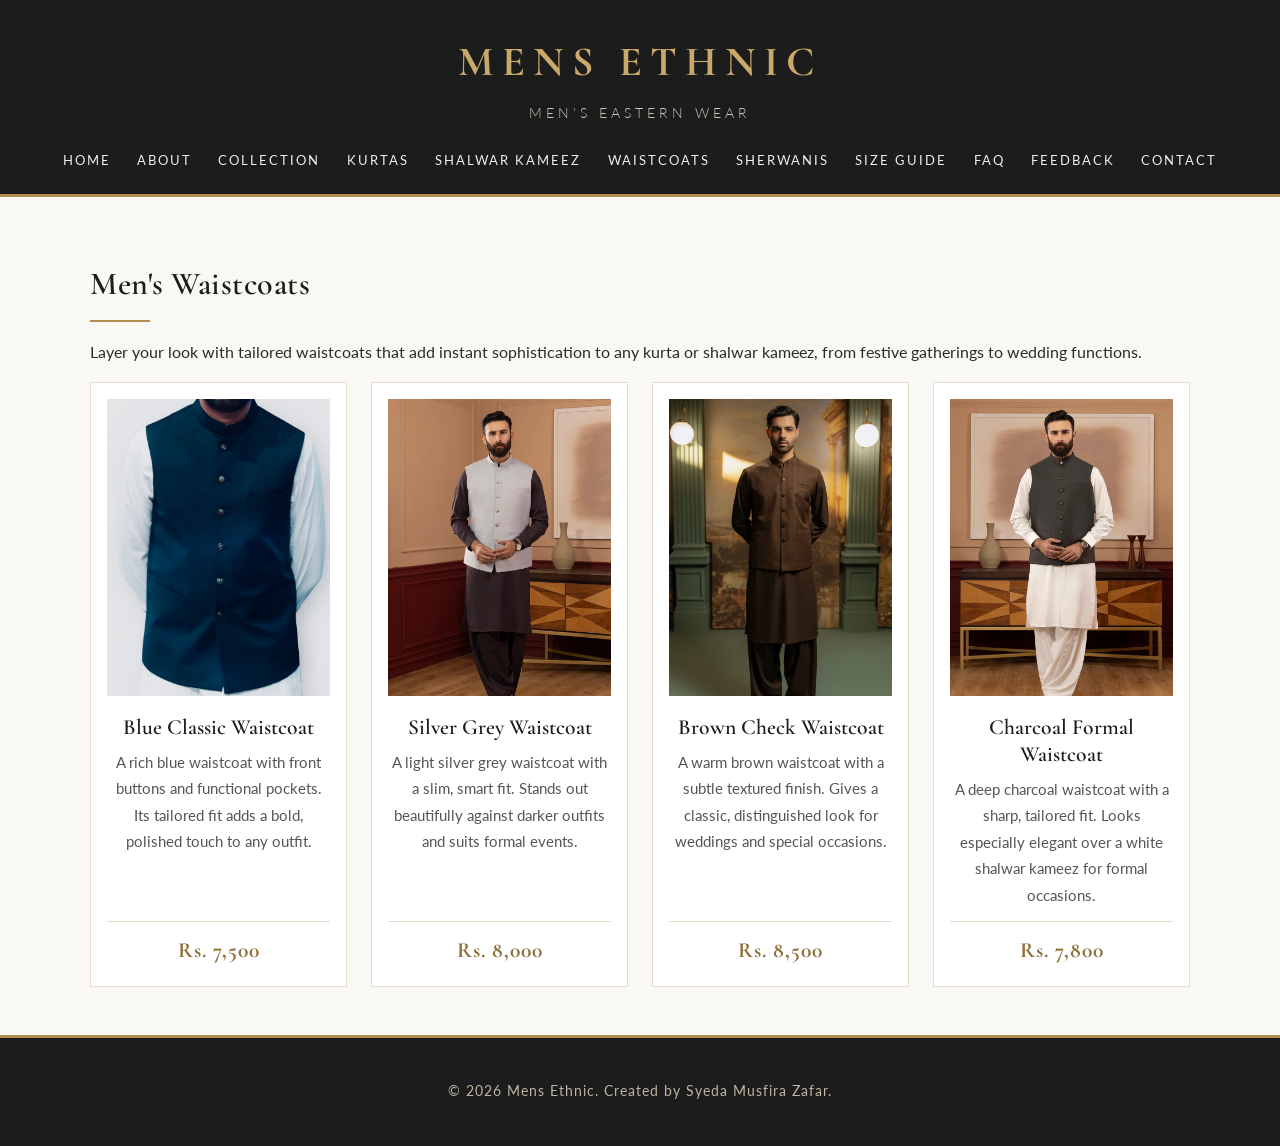
<file: waistcoat.html>
<!DOCTYPE html>
<html lang="en">
<head>
  <meta charset="UTF-8">
  <meta name="viewport" content="width=device-width, initial-scale=1">
  <title>Waistcoats | MENS ETHNIC</title>
  <link rel="stylesheet" href="css/style.css">
</head>
<body>

  <header>
    <h1>MENS ETHNIC</h1>
    <p class="tagline">Men's Eastern Wear</p>
    <nav>
      <a href="index.html">Home</a>
      <a href="about.html">About</a>
      <a href="collection.html">Collection</a>
      <a href="kurta.html">Kurtas</a>
      <a href="shalwarkameez.html">Shalwar Kameez</a>
      <a href="waistcoat.html">Waistcoats</a>
      <a href="sherwani.html">Sherwanis</a>
      <a href="sizeguide.html">Size Guide</a>
      <a href="faq.html">FAQ</a>
      <a href="feedback.html">Feedback</a>
      <a href="contact.html">Contact</a>
    </nav>
  </header>

  <main>
    <h2>Men's Waistcoats</h2>
    <p>Layer your look with tailored waistcoats that add instant sophistication to any kurta or shalwar kameez, from festive gatherings to wedding functions.</p>

    <div class="grid">

      <div class="card">
        <img src="blue waistcoat.webp" alt="Men's blue waistcoat with front buttons and pockets">
        <h3>Blue Classic Waistcoat</h3>
        <p>A rich blue waistcoat with front buttons and functional pockets. Its tailored fit adds a bold, polished touch to any outfit.</p>
        <p class="price">Rs. 7,500</p>
      </div>

      <div class="card">
        <img src="waistcoat1.webp" alt="Men's light grey waistcoat worn over a charcoal suit">
        <h3>Silver Grey Waistcoat</h3>
        <p>A light silver grey waistcoat with a slim, smart fit. Stands out beautifully against darker outfits and suits formal events.</p>
        <p class="price">Rs. 8,000</p>
      </div>

      <div class="card">
        <img src="waistcoat2.webp" alt="Men's brown textured waistcoat worn over a brown suit">
        <h3>Brown Check Waistcoat</h3>
        <p>A warm brown waistcoat with a subtle textured finish. Gives a classic, distinguished look for weddings and special occasions.</p>
        <p class="price">Rs. 8,500</p>
      </div>

      <div class="card">
        <img src="waistcoat3.webp" alt="Men's dark grey waistcoat worn over a white shalwar kameez">
        <h3>Charcoal Formal Waistcoat</h3>
        <p>A deep charcoal waistcoat with a sharp, tailored fit. Looks especially elegant over a white shalwar kameez for formal occasions.</p>
        <p class="price">Rs. 7,800</p>
      </div>

    </div>
  </main>

  <footer>
    <p>&copy; 2026 Mens Ethnic. Created by Syeda Musfira Zafar.</p>
  </footer>

</body>
</html>
</file>
<file: css/style.css>
@import url('https://fonts.googleapis.com/css2?family=Cormorant+Garamond:wght@500;600;700&family=Lato:wght@300;400;700&display=swap');

:root {
  --ivory: #faf8f3;
  --cream: #f1ece0;
  --charcoal: #1c1c1c;
  --ink: #2b2b2b;
  --gold: #b08d4f;
  --gold-light: #c9a96a;
  --gold-dark: #8f7038;
  --line: #e4ddcc;
}

body {
  font-family: 'Lato', Arial, sans-serif;
  font-weight: 400;
  margin: 0;
  line-height: 1.75;
  background: var(--ivory);
  color: var(--ink);
}

h1, h2, h3 {
  font-family: 'Cormorant Garamond', Georgia, serif;
  font-weight: 600;
  color: var(--charcoal);
}

h2 { font-size: 2rem; margin: 2.2rem 0 0.8rem; letter-spacing: 0.5px; }
h3 { font-size: 1.4rem; margin: 0.6rem 0 0.3rem; }

main h2::after {
  content: "";
  display: block;
  width: 60px;
  height: 2px;
  background: var(--gold);
  margin-top: 0.5rem;
}

header {
  background: var(--charcoal);
  color: #fff;
  text-align: center;
  padding: 1.6rem 1rem 1rem;
  border-bottom: 3px solid var(--gold);
}

header h1 {
  margin: 0;
  color: var(--gold-light);
  font-size: 2.6rem;
  letter-spacing: 8px;
  font-weight: 700;
}

.tagline {
  margin: 0.2rem 0 1.2rem;
  color: #cfc7b4;
  font-size: 0.85rem;
  letter-spacing: 4px;
  text-transform: uppercase;
  font-weight: 300;
}

nav a {
  color: #eee;
  text-decoration: none;
  margin: 0 0.7rem;
  display: inline-block;
  font-size: 0.8rem;
  letter-spacing: 2px;
  text-transform: uppercase;
  padding: 0.3rem 0;
  border-bottom: 1px solid transparent;
  transition: color 0.3s, border-color 0.3s;
}

nav a:hover {
  color: var(--gold-light);
  border-bottom-color: var(--gold-light);
}

.hero {
  background: linear-gradient(rgba(20, 20, 20, 0.88), rgba(20, 20, 20, 0.88)), var(--charcoal);
  color: #fff;
  text-align: center;
  padding: 4.5rem 1rem;
}

.hero h2 {
  color: #fff;
  font-size: 2.8rem;
  margin: 0 0 0.8rem;
  letter-spacing: 2px;
  font-weight: 500;
}

.hero p {
  max-width: 650px;
  margin: 0 auto 1.8rem;
  color: #ddd5c2;
  font-weight: 300;
  font-size: 1.05rem;
}

.button {
  background: transparent;
  color: var(--gold-light);
  border: 1px solid var(--gold-light);
  padding: 0.75rem 2rem;
  text-decoration: none;
  border-radius: 0;
  display: inline-block;
  font-size: 0.8rem;
  letter-spacing: 3px;
  text-transform: uppercase;
  transition: background 0.3s, color 0.3s;
}

a.button:hover {
  background: var(--gold);
  color: #fff;
}

main {
  max-width: 1100px;
  margin: auto;
  padding: 1.5rem 1.2rem 3rem;
}

main a { color: var(--gold-dark); }
main a:hover { color: var(--charcoal); }
main a.button { color: var(--gold-light); }
main a.button:hover { color: #fff; }

main ul { padding-left: 1.2rem; }
main li { margin-bottom: 0.4rem; }
main li::marker { color: var(--gold); }

.grid {
  display: grid;
  grid-template-columns: repeat(auto-fill, minmax(240px, 1fr));
  gap: 1.5rem;
  align-items: stretch;
}

.card {
  background: #fff;
  border: 1px solid var(--line);
  border-radius: 0;
  padding: 1rem;
  text-align: center;
  display: flex;
  flex-direction: column;
  transition: box-shadow 0.3s, transform 0.3s;
}

.card:hover {
  box-shadow: 0 10px 28px rgba(0, 0, 0, 0.1);
  transform: translateY(-4px);
}

.card img {
  width: 100%;
  height: auto;
  aspect-ratio: 3 / 4;
  object-fit: cover;
  object-position: top center;
  display: block;
  margin: 0 0 0.9rem;
  border-radius: 0;
  background: var(--cream);
}

.card h3 {
  margin: 0.2rem 0 0.5rem;
  font-size: 1.35rem;
  line-height: 1.25;
}

.card p {
  font-size: 0.95rem;
  color: #555;
  margin: 0 0 0.8rem;
  flex-grow: 1;
}

.card a {
  color: var(--gold-dark);
  text-transform: uppercase;
  letter-spacing: 2px;
  font-size: 0.8rem;
  text-decoration: none;
  border-bottom: 1px solid var(--gold);
  align-self: center;
  margin-top: auto;
}

.card .price {
  flex-grow: 0;
  margin: auto 0 0;
  padding-top: 0.6rem;
  border-top: 1px solid var(--line);
  color: var(--gold-dark);
  font-family: 'Cormorant Garamond', Georgia, serif;
  font-weight: 700;
  font-size: 1.35rem;
  letter-spacing: 1px;
}

.table-wrap {
  overflow-x: auto;
  margin-bottom: 1.5rem;
}

table { border-collapse: collapse; width: 100%; background: #fff; }
th, td { border: 1px solid var(--line); padding: 0.7rem; text-align: left; }
th {
  background: var(--charcoal);
  color: var(--gold-light);
  font-weight: 400;
  letter-spacing: 2px;
  text-transform: uppercase;
  font-size: 0.8rem;
}
tbody tr:nth-child(even) { background: var(--cream); }
tbody tr:hover { background: #ebe3d0; }

.faq-item {
  background: #fff;
  border: 1px solid var(--line);
  border-left: 3px solid var(--gold);
  border-radius: 0;
  padding: 0.9rem 1.2rem;
  margin-bottom: 0.8rem;
}

.faq-item summary {
  cursor: pointer;
  font-weight: 700;
  color: var(--charcoal);
}

.faq-item summary:hover { color: var(--gold-dark); }
.faq-item[open] summary { margin-bottom: 0.5rem; }
.faq-item p { margin: 0; }

.feedback-form,
.contact-form {
  background: #fff;
  border: 1px solid var(--line);
  border-top: 3px solid var(--gold);
  border-radius: 0;
  padding: 1.5rem;
  max-width: 620px;
  margin-bottom: 2rem;
}

.feedback-form label,
.contact-form label {
  display: block;
  font-weight: 700;
  color: var(--charcoal);
  font-size: 0.85rem;
  letter-spacing: 1px;
  text-transform: uppercase;
  margin: 1rem 0 0.3rem;
}

.feedback-form input,
.feedback-form select,
.feedback-form textarea,
.contact-form input,
.contact-form select,
.contact-form textarea {
  width: 100%;
  padding: 0.7rem;
  border: 1px solid #d6cdb8;
  border-radius: 0;
  background: var(--ivory);
  font-family: inherit;
  font-size: 1rem;
  box-sizing: border-box;
}

.feedback-form input:focus,
.feedback-form select:focus,
.feedback-form textarea:focus,
.contact-form input:focus,
.contact-form select:focus,
.contact-form textarea:focus {
  outline: none;
  border-color: var(--gold);
  box-shadow: 0 0 0 2px rgba(176, 141, 79, 0.25);
}

.feedback-form button,
.contact-form button {
  margin-top: 1.4rem;
  background: var(--charcoal);
  color: var(--gold-light);
  border: 1px solid var(--charcoal);
  cursor: pointer;
  font-size: 0.8rem;
}

.feedback-form button:hover,
.contact-form button:hover {
  background: var(--gold);
  border-color: var(--gold);
  color: #fff;
}

footer {
  text-align: center;
  background: var(--charcoal);
  color: #bdb5a2;
  padding: 1.8rem 1rem;
  border-top: 3px solid var(--gold);
  font-size: 0.85rem;
  letter-spacing: 1px;
}

@media (max-width: 600px) {
  header h1 { font-size: 1.8rem; letter-spacing: 4px; }
  .hero { padding: 3rem 1rem; }
  .hero h2 { font-size: 2rem; }
  nav a { display: block; margin: 0.3rem 0; }
  .grid { grid-template-columns: 1fr 1fr; gap: 1rem; }
  .card { padding: 0.7rem; }
  .card h3 { font-size: 1.1rem; }
  .card p { font-size: 0.85rem; }
}

@media (max-width: 400px) {
  .grid { grid-template-columns: 1fr; }
}
</file>
